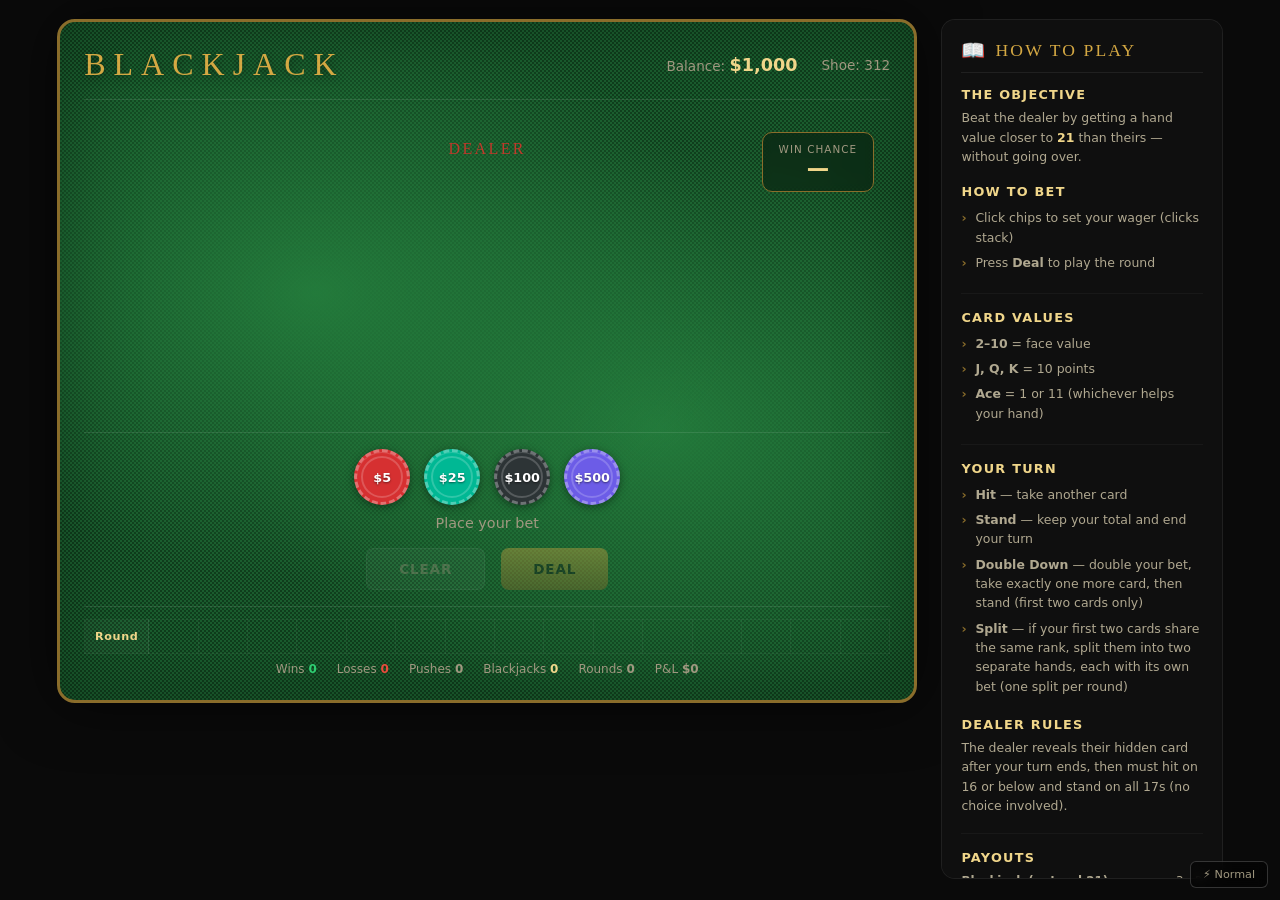
<file: index.html>
<!DOCTYPE html>
<html lang="en">
<head>
<meta charset="UTF-8">
<meta name="viewport" content="width=device-width, initial-scale=1.0">
<title>Blackjack</title>
<link rel="stylesheet" href="css/styles.css">
</head>
<body>

<div class="page-layout">
<div class="game-col">
<div class="table-wrap" role="main">
  <!-- HEADER -->
  <div class="header">
    <h1>BLACKJACK</h1>
    <div class="header-info">
      <span>Balance: <span class="bankroll-val" id="bankrollDisplay">$1,000</span></span>
      <span id="shoeDisplay">Shoe: 312</span>
    </div>
  </div>

  <!-- CARD TABLE -->
  <div class="card-table">
    <div class="odds-badge" id="oddsBadge">
      <span class="odds-label">Win Chance</span>
      <span class="odds-val" id="oddsVal">—</span>
    </div>

    <div class="hand-zone dealer-zone">
      <div class="hand-label dealer-label">Dealer</div>
      <div class="cards-row" id="dealerCards"></div>
      <div class="hand-total" id="dealerTotal"></div>
    </div>

    <div class="player-hands-row" id="playerHandsRow">
      <!-- Player hand-zones injected dynamically -->
    </div>

    <!-- Result Banner -->
    <div class="result-banner" id="resultBanner">
      <div id="resultText"></div>
      <div class="result-payout" id="resultPayout"></div>
    </div>
  </div>

  <!-- PLAYER ACTIONS (hit/stand/double/split) -->
  <div class="player-action-row" id="playerActionRow" style="display:none">
    <button class="btn btn-hit" id="btnHit">Hit</button>
    <button class="btn btn-stand" id="btnStand">Stand</button>
    <button class="btn btn-double" id="btnDouble">Double Down</button>
    <button class="btn btn-split" id="btnSplit">Split</button>
  </div>

  <!-- BETTING AREA -->
  <div class="betting-area">
    <div class="chips-row">
      <button class="chip chip-5" data-chip="5" aria-label="Bet $5">$5</button>
      <button class="chip chip-25" data-chip="25" aria-label="Bet $25">$25</button>
      <button class="chip chip-100" data-chip="100" aria-label="Bet $100">$100</button>
      <button class="chip chip-500" data-chip="500" aria-label="Bet $500">$500</button>
    </div>
    <div class="bet-display" id="betDisplay">Place your bet</div>
    <div class="action-row">
      <button class="btn btn-clear" id="btnClear" disabled>Clear</button>
      <button class="btn btn-rebet" id="btnRebet" style="display:none">Rebet &amp; Deal</button>
      <button class="btn btn-deal" id="btnDeal" disabled>Deal</button>
    </div>
  </div>

  <!-- SCOREBOARD -->
  <div class="scoreboard">
    <div class="history-table-wrap">
      <table class="history-table" id="historyTable">
        <tbody>
          <tr class="history-row result-row">
            <td class="row-label">Round</td>
          </tr>
        </tbody>
      </table>
    </div>
    <div class="stats-row">
      <span class="stat-win">Wins <span class="stat-val" id="statW">0</span></span>
      <span class="stat-loss">Losses <span class="stat-val" id="statL">0</span></span>
      <span class="stat-push">Pushes <span class="stat-val" id="statP">0</span></span>
      <span class="stat-bj">Blackjacks <span class="stat-val" id="statBJ">0</span></span>
      <span>Rounds <span class="stat-val" id="statR">0</span></span>
      <span class="stat-pnl">P&amp;L <span class="stat-val" id="statPnl">$0</span></span>
    </div>
  </div>
</div>
</div><!-- /game-col -->

<!-- RULES PANEL -->
<aside class="rules-panel" id="rulesPanel">
  <button class="rules-close" id="rulesClose" aria-label="Close rules">✕ Close</button>
  <div class="rules-title"><span class="icon">📖</span> How to Play</div>

  <div class="rules-section">
    <h3>The Objective</h3>
    <p>Beat the dealer by getting a hand value closer to <strong style="color:var(--gold-light)">21</strong> than theirs — without going over.</p>
  </div>

  <div class="rules-section">
    <h3>How to Bet</h3>
    <ul>
      <li>Click chips to set your wager (clicks stack)</li>
      <li>Press <strong>Deal</strong> to play the round</li>
    </ul>
  </div>

  <hr class="rules-divider">

  <div class="rules-section">
    <h3>Card Values</h3>
    <ul>
      <li><strong>2–10</strong> = face value</li>
      <li><strong>J, Q, K</strong> = 10 points</li>
      <li><strong>Ace</strong> = 1 or 11 (whichever helps your hand)</li>
    </ul>
  </div>

  <hr class="rules-divider">

  <div class="rules-section">
    <h3>Your Turn</h3>
    <ul>
      <li><strong>Hit</strong> — take another card</li>
      <li><strong>Stand</strong> — keep your total and end your turn</li>
      <li><strong>Double Down</strong> — double your bet, take exactly one more card, then stand (first two cards only)</li>
      <li><strong>Split</strong> — if your first two cards share the same rank, split them into two separate hands, each with its own bet (one split per round)</li>
    </ul>
  </div>

  <div class="rules-section">
    <h3>Dealer Rules</h3>
    <p>The dealer reveals their hidden card after your turn ends, then must hit on 16 or below and stand on all 17s (no choice involved).</p>
  </div>

  <hr class="rules-divider">

  <div class="rules-section">
    <h3>Payouts</h3>
    <div class="payout-row"><span class="bet-label">Blackjack (natural 21)</span><span>3 : 2</span></div>
    <div class="payout-row"><span class="bet-label">Regular win</span><span>1 : 1</span></div>
    <div class="payout-row"><span class="bet-label">Push</span><span>Bet returned</span></div>
    <p style="margin-top:6px">A "natural" blackjack is an Ace + 10-value card on your first two cards (before any split). If the dealer also has blackjack, it's a push.</p>
  </div>

  <hr class="rules-divider">

  <div class="rules-section">
    <h3>Win Chance</h3>
    <p>The corner badge estimates your chance of winning the current hand outright (pushes excluded) by simulating thousands of outcomes from the actual cards left in the shoe. It updates after every card dealt to your active hand.</p>
  </div>

  <hr class="rules-divider">

  <div class="rules-section">
    <h3>Keyboard Shortcuts</h3>
    <ul>
      <li><span class="rules-kbd">D</span> Deal &nbsp; <span class="rules-kbd">C</span> Clear &nbsp; <span class="rules-kbd">R</span> Rebet</li>
      <li><span class="rules-kbd">H</span> Hit &nbsp; <span class="rules-kbd">S</span> Stand &nbsp; <span class="rules-kbd">2</span> Double &nbsp; <span class="rules-kbd">P</span> Split</li>
    </ul>
  </div>
</aside>

</div><!-- /page-layout -->

<!-- OVERLAYS -->
<div class="overlay" id="gameOverOverlay">
  <h2>BANKRUPT</h2>
  <p>Your balance has reached $0.</p>
  <button class="btn-new-game" id="btnNewGame">New Game — $1,000</button>
</div>

<div class="toast" id="toast"></div>

<button class="btn-speed" id="btnSpeed" title="Toggle fast mode">⚡ Normal</button>
<button class="rules-toggle" id="rulesToggle">📖 Rules</button>

<!-- ARIA LIVE -->
<div class="sr-only" aria-live="polite" id="ariaLive"></div>

<script src="js/constants.js"></script>
<script src="js/shoe.js"></script>
<script src="js/hand.js"></script>
<script src="js/odds.js"></script>
<script src="js/audio.js"></script>
<script src="js/ui.js"></script>
<script src="js/game.js"></script>
<script src="js/main.js"></script>
</body>
</html>
</file>
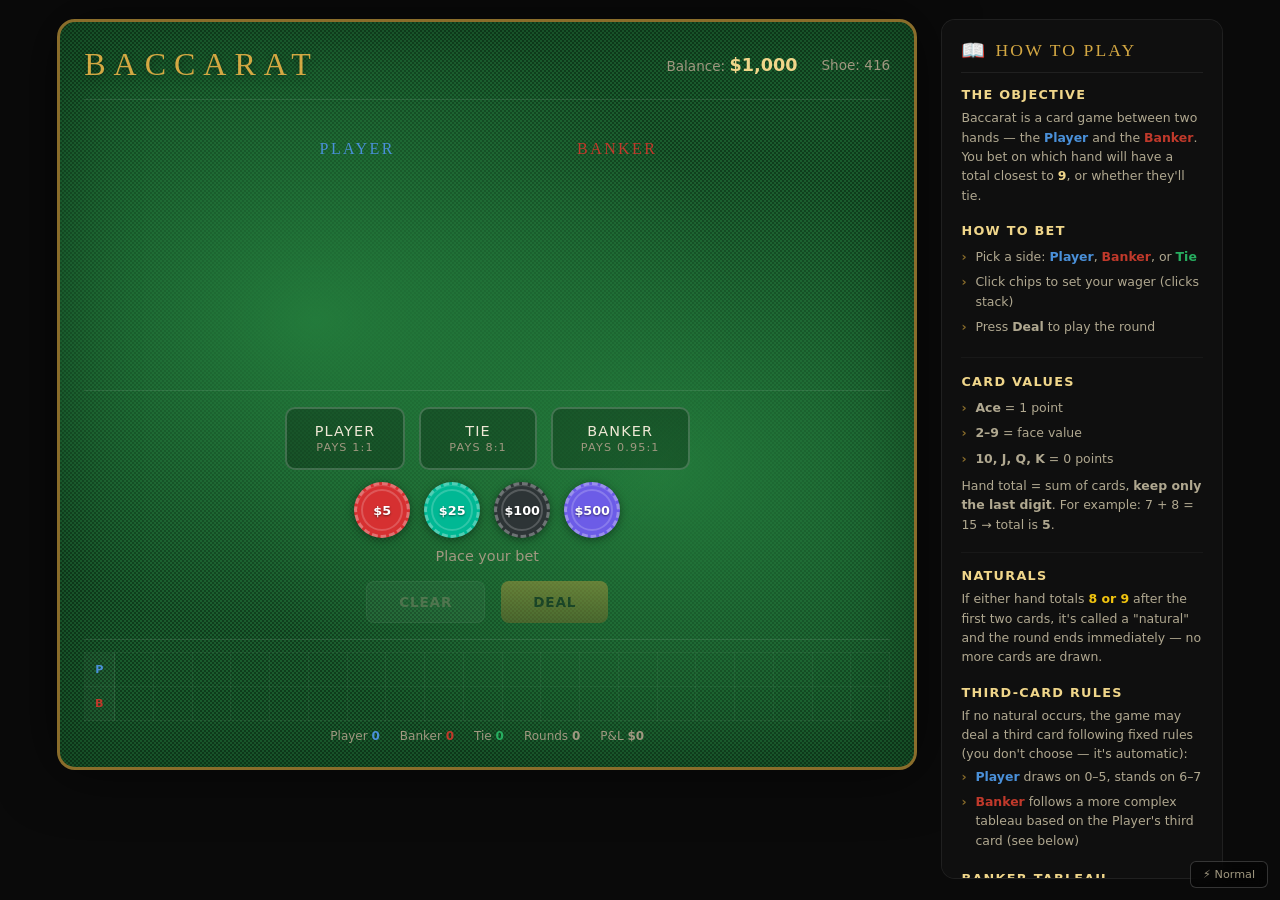
<file: baccarat-reference/baccarat.html>
<!DOCTYPE html>
<html lang="en">
<head>
<meta charset="UTF-8">
<meta name="viewport" content="width=device-width, initial-scale=1.0">
<title>Baccarat — Punto Banco</title>
<style>
/* ===== RESET & ROOT ===== */
*,*::before,*::after{box-sizing:border-box;margin:0;padding:0}
:root{
  --felt-green:#1a5c2e;
  --felt-dark:#0f3d1c;
  --felt-light:#237a3b;
  --gold:#d4a843;
  --gold-light:#f0d68a;
  --gold-dim:#8a6d2b;
  --card-white:#f5f1eb;
  --card-shadow:rgba(0,0,0,.45);
  --text-light:#eee8d5;
  --text-dim:#a09880;
  --player-blue:#4a90d9;
  --player-blue-glow:#4a90d966;
  --banker-red:#c0392b;
  --banker-red-glow:#c0392b66;
  --tie-green:#27ae60;
  --tie-green-glow:#27ae6066;
  --win-glow:#f1c40f;
  --chip-5:#d63031;
  --chip-25:#00b894;
  --chip-100:#2d3436;
  --chip-500:#6c5ce7;
  --bg-dark:#0a0a0a;
  --card-w:clamp(60px,11vw,88px);
  --card-h:clamp(88px,16vw,130px);
  --card-radius:6px;
  --anim-speed:4;
}
html{height:100%}
body{
  min-height:100%;display:flex;flex-direction:column;align-items:center;
  font-family:"Segoe UI",system-ui,-apple-system,sans-serif;
  background:var(--bg-dark);color:var(--text-light);
  overflow-x:hidden;
}
.page-layout{
  display:flex;gap:clamp(12px,2vw,24px);
  width:100%;max-width:1280px;
  padding:clamp(8px,1.5vw,20px);
  align-items:flex-start;
  justify-content:center;
}
.game-col{flex:1 1 0;min-width:0;max-width:860px}
button{font-family:inherit;cursor:pointer;border:none;outline:none;background:none;color:inherit}
button:disabled{opacity:.4;cursor:not-allowed}

/* ===== FELT TABLE ===== */
.table-wrap{
  width:100%;max-width:860px;
  background:
    radial-gradient(ellipse at 30% 40%,var(--felt-light) 0%,transparent 50%),
    radial-gradient(ellipse at 70% 60%,var(--felt-light) 0%,transparent 50%),
    repeating-conic-gradient(var(--felt-green) 0% 25%,var(--felt-dark) 0% 50%) 0 0/4px 4px,
    var(--felt-green);
  border:3px solid var(--gold-dim);
  border-radius:18px;
  padding:clamp(12px,2vw,24px);
  position:relative;
  box-shadow:0 0 60px rgba(0,0,0,.6),inset 0 0 80px rgba(0,0,0,.25);
}

/* ===== HEADER ===== */
.header{
  display:flex;justify-content:space-between;align-items:center;flex-wrap:wrap;gap:8px;
  padding-bottom:clamp(8px,1.5vw,16px);
  border-bottom:1px solid #ffffff18;
  margin-bottom:clamp(8px,1.5vw,16px);
}
.header h1{
  font-family:Georgia,"Times New Roman",serif;
  font-size:clamp(1.3rem,3.5vw,2rem);
  letter-spacing:.25em;
  color:var(--gold);
  text-shadow:0 2px 8px rgba(0,0,0,.5);
  font-weight:400;
}
.header-info{display:flex;gap:clamp(10px,2vw,24px);align-items:center;flex-wrap:wrap}
.header-info span{font-size:clamp(.7rem,1.6vw,.85rem);color:var(--text-dim)}
.bankroll-val{color:var(--gold-light)!important;font-weight:700;font-size:clamp(.85rem,2vw,1.1rem)!important}

/* ===== CARD TABLE ===== */
.card-table{
  display:flex;justify-content:center;gap:clamp(16px,5vw,60px);
  padding:clamp(10px,2vw,24px) 0;
  min-height:clamp(160px,28vw,240px);
  position:relative;
}
.hand-zone{text-align:center;min-width:clamp(120px,22vw,200px)}
.hand-label{
  font-family:Georgia,"Times New Roman",serif;
  font-size:clamp(.75rem,1.8vw,1rem);
  text-transform:uppercase;letter-spacing:.15em;
  margin-bottom:8px;font-weight:400;
}
.hand-label.player-label{color:var(--player-blue)}
.hand-label.banker-label{color:var(--banker-red)}
.cards-row{
  display:flex;justify-content:center;gap:clamp(3px,.6vw,6px);
  min-height:var(--card-h);align-items:flex-end;
  perspective:600px;
}
.hand-total{
  margin-top:8px;font-size:clamp(1.1rem,2.5vw,1.6rem);font-weight:700;
  min-height:1.8em;
  transition:opacity .3s;
}
.hand-total.natural{color:var(--win-glow);text-shadow:0 0 10px var(--win-glow)}

/* ===== PLAYING CARD ===== */
.card{
  width:var(--card-w);height:var(--card-h);
  background:var(--card-white);
  border-radius:var(--card-radius);
  box-shadow:1px 2px 8px var(--card-shadow);
  position:relative;
  opacity:0;
  transform:translateY(-40px) rotateY(90deg);
  animation:cardIn calc(.35s * var(--anim-speed)) ease-out forwards;
  font-family:Georgia,"Times New Roman",serif;
  overflow:hidden;
}
@keyframes cardIn{
  0%{opacity:0;transform:translateY(-40px) rotateY(90deg)}
  50%{opacity:1;transform:translateY(0) rotateY(45deg)}
  100%{opacity:1;transform:translateY(0) rotateY(0)}
}
.card .corner{
  position:absolute;
  font-size:clamp(.45rem,1vw,.68rem);line-height:1.05;
  display:flex;flex-direction:column;align-items:center;
  font-weight:700;z-index:1;
}
.card .corner.top{top:clamp(2px,.3vw,4px);left:clamp(2px,.4vw,5px)}
.card .corner.bottom{bottom:clamp(2px,.3vw,4px);right:clamp(2px,.4vw,5px);transform:rotate(180deg)}
.card.red{color:#c0392b}
.card.black{color:#1a1a1a}

.card .card-center{
  position:absolute;top:50%;left:50%;transform:translate(-50%,-50%);
  text-align:center;line-height:1;
}
.card .card-rank{
  font-size:clamp(1.1rem,2.5vw,1.8rem);
  font-weight:800;
}
.card .card-suit{
  font-size:clamp(.7rem,1.4vw,1.1rem);
  margin-top:1px;
}

/* ===== RESULT BANNER ===== */
.result-banner{
  position:absolute;top:50%;left:50%;transform:translate(-50%,-50%) scale(.8);
  padding:clamp(10px,2vw,18px) clamp(20px,4vw,40px);
  border-radius:12px;
  font-family:Georgia,"Times New Roman",serif;
  font-size:clamp(1rem,2.8vw,1.5rem);
  letter-spacing:.08em;
  text-align:center;
  opacity:0;pointer-events:none;
  transition:opacity .4s,transform .4s;
  z-index:10;
  box-shadow:0 4px 30px rgba(0,0,0,.6);
  border:2px solid var(--gold);
  text-shadow:0 1px 4px rgba(0,0,0,.5);
}
.result-banner.show{opacity:1;transform:translate(-50%,-50%) scale(1)}
.result-banner.player-win{background:linear-gradient(135deg,#1a3a5c,#2a5a8c);color:#fff}
.result-banner.banker-win{background:linear-gradient(135deg,#5c1a1a,#8c2a2a);color:#fff}
.result-banner.tie-win{background:linear-gradient(135deg,#1a4c2e,#2a6c3e);color:#fff}
.result-payout{font-size:clamp(.7rem,1.5vw,.9rem);margin-top:4px;color:var(--gold-light)}

/* ===== BETTING AREA ===== */
.betting-area{
  border-top:1px solid #ffffff18;
  margin-top:clamp(8px,1.5vw,16px);
  padding-top:clamp(8px,1.5vw,16px);
}
.bet-targets{display:flex;justify-content:center;gap:clamp(6px,1.5vw,14px);margin-bottom:12px}
.bet-target{
  padding:clamp(8px,1.2vw,14px) clamp(14px,2.5vw,28px);
  border:2px solid #ffffff30;border-radius:10px;
  font-size:clamp(.7rem,1.5vw,.9rem);
  text-transform:uppercase;letter-spacing:.08em;
  transition:all .2s;
  background:#00000040;
  display:flex;flex-direction:column;align-items:center;gap:2px;
}
.bet-target:hover:not(:disabled){border-color:#ffffff60;background:#ffffff15}
.bet-target.selected{
  border-color:var(--gold);background:#ffffff18;
  box-shadow:0 0 16px #ffffff15;
}
.bet-target .payout{font-size:clamp(.55rem,1.1vw,.7rem);color:var(--text-dim)}
.bet-target.player-t.selected{border-color:var(--player-blue);box-shadow:0 0 18px var(--player-blue-glow)}
.bet-target.banker-t.selected{border-color:var(--banker-red);box-shadow:0 0 18px var(--banker-red-glow)}
.bet-target.tie-t.selected{border-color:var(--tie-green);box-shadow:0 0 18px var(--tie-green-glow)}

/* ===== CHIPS ===== */
.chips-row{display:flex;justify-content:center;gap:clamp(8px,1.5vw,14px);margin-bottom:10px;flex-wrap:wrap}
.chip{
  width:clamp(42px,8vw,56px);height:clamp(42px,8vw,56px);
  border-radius:50%;
  display:flex;align-items:center;justify-content:center;
  font-weight:800;font-size:clamp(.6rem,1.3vw,.8rem);
  color:#fff;text-shadow:0 1px 2px rgba(0,0,0,.5);
  border:3px dashed #ffffff50;
  box-shadow:0 2px 8px rgba(0,0,0,.4),inset 0 1px 0 #ffffff25;
  transition:transform .12s;
  position:relative;
}
.chip::after{
  content:"";position:absolute;inset:4px;border-radius:50%;
  border:2px solid #ffffff30;pointer-events:none;
}
.chip:hover:not(:disabled){transform:scale(1.12)}
.chip:active:not(:disabled){transform:scale(.95)}
.chip-5{background:var(--chip-5)}
.chip-25{background:var(--chip-25);color:#fff}
.chip-100{background:var(--chip-100)}
.chip-500{background:var(--chip-500)}

/* ===== BET DISPLAY & ACTIONS ===== */
.bet-display{
  text-align:center;font-size:clamp(.75rem,1.5vw,.9rem);
  margin-bottom:10px;min-height:1.6em;color:var(--text-dim);
}
.bet-display strong{color:var(--gold-light)}
.action-row{display:flex;justify-content:center;gap:clamp(8px,2vw,16px);flex-wrap:wrap}
.btn{
  padding:clamp(8px,1.2vw,12px) clamp(18px,3vw,32px);
  border-radius:8px;font-weight:700;
  font-size:clamp(.7rem,1.4vw,.85rem);
  text-transform:uppercase;letter-spacing:.06em;
  transition:all .15s;
}
.btn-deal{
  background:linear-gradient(to bottom,var(--gold),var(--gold-dim));
  color:#1a1a1a;
}
.btn-deal:hover:not(:disabled){background:linear-gradient(to bottom,var(--gold-light),var(--gold));box-shadow:0 0 16px #d4a84355}
.btn-clear{background:#ffffff18;color:var(--text-dim);border:1px solid #ffffff20}
.btn-clear:hover:not(:disabled){background:#ffffff28;color:var(--text-light)}
.btn-rebet{background:#ffffff10;color:var(--gold);border:1px solid var(--gold-dim)}
.btn-rebet:hover:not(:disabled){background:#ffffff1a;border-color:var(--gold)}
.btn-speed{
  position:fixed;bottom:12px;right:12px;z-index:50;
  background:#00000080;border:1px solid #ffffff30;border-radius:6px;
  padding:6px 12px;font-size:.7rem;color:var(--text-dim);
  backdrop-filter:blur(6px);
}
.btn-speed:hover{color:var(--text-light);border-color:#ffffff50}

/* ===== SCOREBOARD ===== */
.scoreboard{
  border-top:1px solid #ffffff18;
  margin-top:clamp(8px,1.5vw,16px);
  padding-top:clamp(8px,1.5vw,12px);
}
/* ===== HISTORY TABLE ===== */
.history-table-wrap{
  overflow-x:auto;margin-bottom:8px;
  scrollbar-width:thin;scrollbar-color:#ffffff18 transparent;
  -webkit-overflow-scrolling:touch;
}
.history-table-wrap::-webkit-scrollbar{height:4px}
.history-table-wrap::-webkit-scrollbar-thumb{background:#ffffff20;border-radius:3px}
.history-table{
  border-collapse:collapse;
  width:100%;table-layout:fixed;
}
.history-row td{
  text-align:center;
  padding:clamp(3px,.5vw,6px) clamp(2px,.4vw,4px);
  font-size:clamp(.7rem,1.3vw,.85rem);
  font-weight:700;
  border:1px solid #ffffff0a;
  min-width:clamp(24px,3.5vw,34px);
  height:clamp(26px,3.8vw,34px);
  transition:background .3s;
}
.row-label{
  font-size:clamp(.55rem,1vw,.7rem)!important;
  font-weight:600!important;
  letter-spacing:.06em;
  width:clamp(22px,3vw,30px)!important;
  min-width:clamp(22px,3vw,30px)!important;
  background:#ffffff06;
  border-right:1px solid #ffffff15!important;
}
.row-label.player-label{color:var(--player-blue)}
.row-label.banker-label{color:var(--banker-red)}
.history-row .score-cell{
  color:var(--text-dim);
  background:transparent;
}
.history-row .score-cell.winner{
  font-weight:800;
}
.player-row .score-cell.winner{
  color:var(--player-blue);
  background:#4a90d912;
}
.banker-row .score-cell.winner{
  color:var(--banker-red);
  background:#c0392b12;
}
.history-row .score-cell.tie-cell{
  color:var(--tie-green);
  background:#27ae6012;
  font-weight:800;
}
.history-row .score-cell.latest{
  box-shadow:inset 0 0 0 1px var(--gold-dim);
}
.stats-row{
  display:flex;justify-content:center;gap:clamp(8px,2vw,20px);flex-wrap:wrap;
  font-size:clamp(.6rem,1.2vw,.75rem);color:var(--text-dim);
}
.stats-row span{white-space:nowrap}
.stat-val{font-weight:700}
.stat-player .stat-val{color:var(--player-blue)}
.stat-banker .stat-val{color:var(--banker-red)}
.stat-tie .stat-val{color:var(--tie-green)}
.stat-pnl .stat-val.pos{color:#2ecc71}
.stat-pnl .stat-val.neg{color:#e74c3c}

/* ===== GAME OVER OVERLAY ===== */
.overlay{
  position:fixed;inset:0;background:#000000cc;
  display:flex;flex-direction:column;align-items:center;justify-content:center;
  z-index:100;opacity:0;pointer-events:none;transition:opacity .4s;
}
.overlay.show{opacity:1;pointer-events:all}
.overlay h2{
  font-family:Georgia,"Times New Roman",serif;
  font-size:clamp(1.5rem,4vw,2.5rem);color:var(--gold);
  letter-spacing:.15em;margin-bottom:12px;
}
.overlay p{color:var(--text-dim);margin-bottom:24px;font-size:clamp(.8rem,1.8vw,1rem)}
.btn-new-game{
  padding:14px 40px;background:var(--gold);color:#1a1a1a;
  border-radius:10px;font-weight:800;font-size:1rem;
  letter-spacing:.05em;
}
.btn-new-game:hover{background:var(--gold-light)}

/* ===== RESHUFFLE TOAST ===== */
.toast{
  position:fixed;top:20px;left:50%;transform:translateX(-50%) translateY(-80px);
  background:#000000dd;border:1px solid var(--gold-dim);
  padding:10px 28px;border-radius:8px;
  font-size:.85rem;color:var(--gold-light);
  z-index:80;transition:transform .4s ease;
  pointer-events:none;
}
.toast.show{transform:translateX(-50%) translateY(0)}

/* ===== ARIA LIVE ===== */
.sr-only{position:absolute;width:1px;height:1px;overflow:hidden;clip:rect(0,0,0,0);white-space:nowrap}

/* ===== RULES PANEL ===== */
.rules-panel{
  flex:0 0 clamp(260px,22vw,340px);
  background:#0f0f0f;
  border:1px solid #ffffff12;
  border-radius:14px;
  padding:clamp(14px,1.5vw,22px);
  max-height:calc(100vh - 40px);
  overflow-y:auto;
  position:sticky;top:20px;
  scrollbar-width:thin;
  scrollbar-color:#ffffff20 transparent;
}
.rules-panel::-webkit-scrollbar{width:5px}
.rules-panel::-webkit-scrollbar-thumb{background:#ffffff20;border-radius:4px}
.rules-panel::-webkit-scrollbar-track{background:transparent}
.rules-title{
  font-family:Georgia,"Times New Roman",serif;
  font-size:clamp(.9rem,1.5vw,1.1rem);
  color:var(--gold);
  letter-spacing:.12em;
  text-transform:uppercase;
  margin-bottom:14px;
  padding-bottom:10px;
  border-bottom:1px solid #ffffff12;
  display:flex;align-items:center;gap:8px;
}
.rules-title .icon{font-size:1.1em}
.rules-section{margin-bottom:clamp(12px,1.5vw,18px)}
.rules-section h3{
  font-size:clamp(.7rem,1.1vw,.8rem);
  text-transform:uppercase;
  letter-spacing:.1em;
  color:var(--gold-light);
  margin-bottom:6px;
  font-weight:600;
}
.rules-section p, .rules-section li{
  font-size:clamp(.65rem,1vw,.78rem);
  color:#b0a890;
  line-height:1.55;
}
.rules-section ul{
  list-style:none;padding:0;
}
.rules-section li{
  padding:3px 0 3px 14px;
  position:relative;
}
.rules-section li::before{
  content:"›";
  position:absolute;left:0;
  color:var(--gold-dim);font-weight:700;
}
.rules-table{
  width:100%;border-collapse:collapse;
  font-size:clamp(.58rem,.9vw,.7rem);
  margin-top:6px;
}
.rules-table th,.rules-table td{
  padding:3px 5px;
  text-align:center;
  border:1px solid #ffffff10;
}
.rules-table th{
  background:#ffffff08;
  color:var(--gold-light);
  font-weight:600;
  font-size:clamp(.55rem,.85vw,.65rem);
  text-transform:uppercase;
  letter-spacing:.04em;
}
.rules-table td{color:#b0a890}
.rules-table .draw{color:#5dade2}
.rules-table .stand{color:#e67e73}
.rules-divider{
  border:none;border-top:1px solid #ffffff0a;
  margin:clamp(10px,1.2vw,16px) 0;
}
.rules-kbd{
  display:inline-block;
  background:#ffffff12;border:1px solid #ffffff20;
  border-radius:3px;padding:1px 5px;
  font-family:monospace;font-size:.7rem;
  color:var(--text-dim);
}
.payout-row{
  display:flex;justify-content:space-between;
  padding:3px 0;
  font-size:clamp(.62rem,.95vw,.74rem);
  color:#b0a890;
}
.payout-row .bet-label{font-weight:600}
.payout-row .player-c{color:var(--player-blue)}
.payout-row .banker-c{color:var(--banker-red)}
.payout-row .tie-c{color:var(--tie-green)}

/* Mobile rules toggle */
.rules-toggle{
  display:none;
  position:fixed;bottom:12px;left:12px;z-index:50;
  background:#000000cc;border:1px solid var(--gold-dim);border-radius:8px;
  padding:8px 16px;font-size:.75rem;color:var(--gold);
  backdrop-filter:blur(6px);
  letter-spacing:.03em;
}
.rules-toggle:hover{background:#000000ee;border-color:var(--gold)}
.rules-close{display:none}

/* ===== RESPONSIVE ===== */
@media(max-width:480px){
  .bet-targets{flex-direction:row;gap:4px}
  .bet-target{padding:8px 10px}
  .action-row{gap:6px}
  .btn{padding:8px 14px}
}
@media(max-width:920px){
  .page-layout{flex-direction:column;align-items:center}
  .rules-panel{
    position:fixed;
    top:0;left:0;right:0;bottom:0;
    max-height:100vh;
    border-radius:0;
    z-index:90;
    flex:none;width:100%;
    transform:translateY(100%);
    transition:transform .35s ease;
    padding-top:50px;
  }
  .rules-panel.open{transform:translateY(0)}
  .rules-close{
    display:block;
    position:absolute;top:10px;right:14px;
    background:none;border:1px solid #ffffff25;
    border-radius:6px;padding:6px 14px;
    color:var(--text-dim);font-size:.8rem;
    cursor:pointer;
  }
  .rules-close:hover{color:var(--text-light);border-color:#ffffff40}
  .rules-toggle{display:block}
}
</style>
</head>
<body>

<div class="page-layout">
<div class="game-col">
<div class="table-wrap" role="main">
  <!-- HEADER -->
  <div class="header">
    <h1>BACCARAT</h1>
    <div class="header-info">
      <span>Balance: <span class="bankroll-val" id="bankrollDisplay">$1,000</span></span>
      <span id="shoeDisplay">Shoe: 416</span>
    </div>
  </div>

  <!-- CARD TABLE -->
  <div class="card-table">
    <div class="hand-zone">
      <div class="hand-label player-label">Player</div>
      <div class="cards-row" id="playerCards"></div>
      <div class="hand-total" id="playerTotal"></div>
    </div>
    <div class="hand-zone">
      <div class="hand-label banker-label">Banker</div>
      <div class="cards-row" id="bankerCards"></div>
      <div class="hand-total" id="bankerTotal"></div>
    </div>
    <!-- Result Banner -->
    <div class="result-banner" id="resultBanner">
      <div id="resultText"></div>
      <div class="result-payout" id="resultPayout"></div>
    </div>
  </div>

  <!-- BETTING AREA -->
  <div class="betting-area">
    <div class="bet-targets">
      <button class="bet-target player-t" data-target="player" id="btnPlayer">PLAYER<span class="payout">Pays 1:1</span></button>
      <button class="bet-target tie-t" data-target="tie" id="btnTie">TIE<span class="payout">Pays 8:1</span></button>
      <button class="bet-target banker-t" data-target="banker" id="btnBanker">BANKER<span class="payout">Pays 0.95:1</span></button>
    </div>
    <div class="chips-row">
      <button class="chip chip-5" data-chip="5" aria-label="Bet $5">$5</button>
      <button class="chip chip-25" data-chip="25" aria-label="Bet $25">$25</button>
      <button class="chip chip-100" data-chip="100" aria-label="Bet $100">$100</button>
      <button class="chip chip-500" data-chip="500" aria-label="Bet $500">$500</button>
    </div>
    <div class="bet-display" id="betDisplay">Place your bet</div>
    <div class="action-row">
      <button class="btn btn-clear" id="btnClear" disabled>Clear</button>
      <button class="btn btn-rebet" id="btnRebet" style="display:none">Rebet &amp; Deal</button>
      <button class="btn btn-deal" id="btnDeal" disabled>Deal</button>
    </div>
  </div>

  <!-- SCOREBOARD -->
  <div class="scoreboard">
    <div class="history-table-wrap">
      <table class="history-table" id="historyTable">
        <tbody>
          <tr class="history-row player-row">
            <td class="row-label player-label">P</td>
          </tr>
          <tr class="history-row banker-row">
            <td class="row-label banker-label">B</td>
          </tr>
        </tbody>
      </table>
    </div>
    <div class="stats-row">
      <span class="stat-player">Player <span class="stat-val" id="statP">0</span></span>
      <span class="stat-banker">Banker <span class="stat-val" id="statB">0</span></span>
      <span class="stat-tie">Tie <span class="stat-val" id="statT">0</span></span>
      <span>Rounds <span class="stat-val" id="statR">0</span></span>
      <span class="stat-pnl">P&L <span class="stat-val" id="statPnl">$0</span></span>
    </div>
  </div>
</div>
</div><!-- /game-col -->

<!-- RULES PANEL -->
<aside class="rules-panel" id="rulesPanel">
  <button class="rules-close" id="rulesClose" aria-label="Close rules">✕ Close</button>
  <div class="rules-title"><span class="icon">📖</span> How to Play</div>

  <div class="rules-section">
    <h3>The Objective</h3>
    <p>Baccarat is a card game between two hands — the <strong style="color:var(--player-blue)">Player</strong> and the <strong style="color:var(--banker-red)">Banker</strong>. You bet on which hand will have a total closest to <strong style="color:var(--gold-light)">9</strong>, or whether they'll tie.</p>
  </div>

  <div class="rules-section">
    <h3>How to Bet</h3>
    <ul>
      <li>Pick a side: <strong style="color:var(--player-blue)">Player</strong>, <strong style="color:var(--banker-red)">Banker</strong>, or <strong style="color:var(--tie-green)">Tie</strong></li>
      <li>Click chips to set your wager (clicks stack)</li>
      <li>Press <strong>Deal</strong> to play the round</li>
    </ul>
  </div>

  <hr class="rules-divider">

  <div class="rules-section">
    <h3>Card Values</h3>
    <ul>
      <li><strong>Ace</strong> = 1 point</li>
      <li><strong>2–9</strong> = face value</li>
      <li><strong>10, J, Q, K</strong> = 0 points</li>
    </ul>
    <p style="margin-top:5px">Hand total = sum of cards, <strong>keep only the last digit</strong>. For example: 7 + 8 = 15 → total is <strong>5</strong>.</p>
  </div>

  <hr class="rules-divider">

  <div class="rules-section">
    <h3>Naturals</h3>
    <p>If either hand totals <strong style="color:var(--win-glow)">8 or 9</strong> after the first two cards, it's called a "natural" and the round ends immediately — no more cards are drawn.</p>
  </div>

  <div class="rules-section">
    <h3>Third-Card Rules</h3>
    <p>If no natural occurs, the game may deal a third card following fixed rules (you don't choose — it's automatic):</p>
    <ul>
      <li><strong style="color:var(--player-blue)">Player</strong> draws on 0–5, stands on 6–7</li>
      <li><strong style="color:var(--banker-red)">Banker</strong> follows a more complex tableau based on the Player's third card (see below)</li>
    </ul>
  </div>

  <div class="rules-section">
    <h3>Banker Tableau</h3>
    <p style="margin-bottom:5px;font-size:.65rem;color:#887a66">When Player drew a 3rd card, Banker acts based on that card's value:</p>
    <table class="rules-table">
      <thead>
        <tr><th>Bank</th><th>0</th><th>1</th><th>2</th><th>3</th><th>4</th><th>5</th><th>6</th><th>7</th><th>8</th><th>9</th></tr>
      </thead>
      <tbody>
        <tr><td><strong>0–2</strong></td><td class="draw">D</td><td class="draw">D</td><td class="draw">D</td><td class="draw">D</td><td class="draw">D</td><td class="draw">D</td><td class="draw">D</td><td class="draw">D</td><td class="draw">D</td><td class="draw">D</td></tr>
        <tr><td><strong>3</strong></td><td class="draw">D</td><td class="draw">D</td><td class="draw">D</td><td class="draw">D</td><td class="draw">D</td><td class="draw">D</td><td class="draw">D</td><td class="draw">D</td><td class="stand">S</td><td class="draw">D</td></tr>
        <tr><td><strong>4</strong></td><td class="stand">S</td><td class="stand">S</td><td class="draw">D</td><td class="draw">D</td><td class="draw">D</td><td class="draw">D</td><td class="draw">D</td><td class="draw">D</td><td class="stand">S</td><td class="stand">S</td></tr>
        <tr><td><strong>5</strong></td><td class="stand">S</td><td class="stand">S</td><td class="stand">S</td><td class="stand">S</td><td class="draw">D</td><td class="draw">D</td><td class="draw">D</td><td class="draw">D</td><td class="stand">S</td><td class="stand">S</td></tr>
        <tr><td><strong>6</strong></td><td class="stand">S</td><td class="stand">S</td><td class="stand">S</td><td class="stand">S</td><td class="stand">S</td><td class="stand">S</td><td class="draw">D</td><td class="draw">D</td><td class="stand">S</td><td class="stand">S</td></tr>
        <tr><td><strong>7</strong></td><td class="stand">S</td><td class="stand">S</td><td class="stand">S</td><td class="stand">S</td><td class="stand">S</td><td class="stand">S</td><td class="stand">S</td><td class="stand">S</td><td class="stand">S</td><td class="stand">S</td></tr>
      </tbody>
    </table>
    <p style="margin-top:4px;font-size:.6rem;color:#776a58"><span class="draw">D</span> = Draw &nbsp; <span class="stand">S</span> = Stand &nbsp;|&nbsp; If Player stood, Banker draws on 0–5.</p>
  </div>

  <hr class="rules-divider">

  <div class="rules-section">
    <h3>Payouts</h3>
    <div class="payout-row"><span class="bet-label player-c">Player wins</span><span>1 : 1</span></div>
    <div class="payout-row"><span class="bet-label banker-c">Banker wins</span><span>0.95 : 1 <span style="font-size:.6rem;color:#887a66">(5% commission)</span></span></div>
    <div class="payout-row"><span class="bet-label tie-c">Tie</span><span>8 : 1</span></div>
    <p style="margin-top:6px">On a tie, Player and Banker bets <strong>push</strong> (returned, no win or loss). Tie bets lose on non-tie outcomes.</p>
  </div>

  <hr class="rules-divider">

  <div class="rules-section">
    <h3>House Edge</h3>
    <div class="payout-row"><span>Banker bet</span><span>1.06%</span></div>
    <div class="payout-row"><span>Player bet</span><span>1.24%</span></div>
    <div class="payout-row"><span>Tie bet</span><span>14.4%</span></div>
    <p style="margin-top:4px;font-size:.62rem;color:#776a58">Banker has the best odds. Tie pays well but has a very high house edge.</p>
  </div>

  <hr class="rules-divider">

  <div class="rules-section">
    <h3>Keyboard Shortcuts</h3>
    <ul>
      <li><span class="rules-kbd">1</span> Player &nbsp; <span class="rules-kbd">2</span> Tie &nbsp; <span class="rules-kbd">3</span> Banker</li>
      <li><span class="rules-kbd">D</span> Deal &nbsp; <span class="rules-kbd">C</span> Clear &nbsp; <span class="rules-kbd">R</span> Rebet</li>
    </ul>
  </div>
</aside>

</div><!-- /page-layout -->

<!-- OVERLAYS -->
<div class="overlay" id="gameOverOverlay">
  <h2>BANKRUPT</h2>
  <p>Your balance has reached $0.</p>
  <button class="btn-new-game" id="btnNewGame">New Game — $1,000</button>
</div>

<div class="toast" id="toast"></div>

<button class="btn-speed" id="btnSpeed" title="Toggle fast mode">⚡ Normal</button>
<button class="rules-toggle" id="rulesToggle">📖 Rules</button>

<!-- ARIA LIVE -->
<div class="sr-only" aria-live="polite" id="ariaLive"></div>

<script>
/* ======================================================================
   BACCARAT — PUNTO BANCO  (Single-file, zero dependencies)
   ====================================================================== */

// ─── CONSTANTS ───
const SUITS = ['hearts','diamonds','clubs','spades'];
const RANKS = ['A','2','3','4','5','6','7','8','9','10','J','Q','K'];
const SUIT_SYM = {hearts:'♥',diamonds:'♦',clubs:'♣',spades:'♠'};
const RANK_VAL = {A:1,'2':2,'3':3,'4':4,'5':5,'6':6,'7':7,'8':8,'9':9,'10':0,J:0,Q:0,K:0};
const NUM_DECKS = 8;
const CUT_CARD = 104; // reshuffle when ≤ this many cards left
const START_BANKROLL = 1000;
const MIN_BET = 5;

// Banker third-card tableau: bankerTotal → set of player 3rd card values that cause banker to STAND
// If player's 3rd card value is in this set, banker stands; otherwise draws.
const BANKER_STAND_ON = {
  0: new Set(),          // always draw
  1: new Set(),          // always draw
  2: new Set(),          // always draw
  3: new Set([8]),       // stand only if player 3rd = 8
  4: new Set([0,1,8,9]), // stand if player 3rd = 0,1,8,9
  5: new Set([0,1,2,3,8,9]),
  6: new Set([0,1,2,3,4,5,8,9]),
  7: new Set([0,1,2,3,4,5,6,7,8,9]) // always stand
};

// ─── AUDIO (Web Audio API — tiny synth) ───
let audioCtx = null;
function initAudio(){
  if(!audioCtx) try{audioCtx = new (window.AudioContext||window.webkitAudioContext)()}catch(e){}
}
function playTone(freq, dur, type='sine', vol=0.08){
  if(!audioCtx) return;
  try{
    const o = audioCtx.createOscillator();
    const g = audioCtx.createGain();
    o.type = type;
    o.frequency.value = freq;
    g.gain.value = vol;
    g.gain.exponentialRampToValueAtTime(0.001, audioCtx.currentTime + dur);
    o.connect(g); g.connect(audioCtx.destination);
    o.start(); o.stop(audioCtx.currentTime + dur);
  }catch(e){}
}
function sndCard(){playTone(800,.06,'triangle',.1)}
function sndChip(){playTone(1200,.04,'sine',.06)}
function sndWin(){playTone(523,.1,'sine',.1);setTimeout(()=>playTone(659,.1,'sine',.1),100);setTimeout(()=>playTone(784,.15,'sine',.1),200)}
function sndLose(){playTone(250,.2,'sawtooth',.06)}
function sndPush(){playTone(440,.12,'triangle',.06)}

// ─── STATE ───
let state = {
  bankroll: START_BANKROLL,
  bet: {target:null, amount:0},
  prevBet: null,
  shoe: [],
  playerHand: [],
  bankerHand: [],
  phase: 'betting', // betting | dealing | result
  history: [],
  stats: {p:0, b:0, t:0, rounds:0, pnl:0},
  fastMode: false,
};

// ─── DOM REFS ───
const $ = id => document.getElementById(id);
const bankrollEl = $('bankrollDisplay');
const shoeEl = $('shoeDisplay');
const playerCardsEl = $('playerCards');
const bankerCardsEl = $('bankerCards');
const playerTotalEl = $('playerTotal');
const bankerTotalEl = $('bankerTotal');
const resultBanner = $('resultBanner');
const resultText = $('resultText');
const resultPayout = $('resultPayout');
const betDisplay = $('betDisplay');
const btnDeal = $('btnDeal');
const btnClear = $('btnClear');
const btnRebet = $('btnRebet');
const btnPlayer = $('btnPlayer');
const btnTie = $('btnTie');
const btnBanker = $('btnBanker');
// beadRoad removed — now using history table
const overlay = $('gameOverOverlay');
const toastEl = $('toast');
const ariaLive = $('ariaLive');
const btnSpeed = $('btnSpeed');

// ─── SHOE ───
function createShoe(){
  const shoe = [];
  for(let d=0;d<NUM_DECKS;d++)
    for(const s of SUITS)
      for(const r of RANKS)
        shoe.push({suit:s, rank:r, value:RANK_VAL[r]});
  // Fisher-Yates shuffle
  for(let i=shoe.length-1;i>0;i--){
    const j=Math.floor(Math.random()*(i+1));
    [shoe[i],shoe[j]]=[shoe[j],shoe[i]];
  }
  return shoe;
}
function drawCard(){
  if(state.shoe.length===0) state.shoe = createShoe();
  return state.shoe.pop();
}

// ─── HAND HELPERS ───
function handTotal(cards){
  return cards.reduce((s,c)=>s+c.value,0) % 10;
}

// ─── RENDER HELPERS ───
function formatMoney(n){
  const sign = n<0 ? '-' : n>0 ? '+' : '';
  return (n<0?'-':'') + '$' + Math.abs(n).toLocaleString();
}
function formatBankroll(n){
  return '$' + n.toLocaleString();
}

function renderCard(card, delayMs){
  const isRed = card.suit==='hearts'||card.suit==='diamonds';
  const sym = SUIT_SYM[card.suit];
  const el = document.createElement('div');
  el.className = 'card ' + (isRed?'red':'black');
  el.style.animationDelay = delayMs + 'ms';
  el.setAttribute('aria-label', card.rank + ' of ' + card.suit);
  el.innerHTML =
    `<div class="corner top">${card.rank}<br>${sym}</div>`+
    `<div class="card-center"><div class="card-rank">${card.rank}</div><div class="card-suit">${sym}</div></div>`+
    `<div class="corner bottom">${card.rank}<br>${sym}</div>`;
  return el;
}

function updateBankroll(){
  bankrollEl.textContent = formatBankroll(state.bankroll);
}
function updateShoe(){
  shoeEl.textContent = 'Shoe: ' + state.shoe.length;
}
function updateBetDisplay(){
  if(!state.bet.target || state.bet.amount===0){
    betDisplay.innerHTML = 'Place your bet';
  } else {
    const label = state.bet.target.charAt(0).toUpperCase()+state.bet.target.slice(1);
    betDisplay.innerHTML = `Bet: <strong>${formatBankroll(state.bet.amount)}</strong> on <strong>${label}</strong>`;
  }
}
function updateStats(){
  $('statP').textContent = state.stats.p;
  $('statB').textContent = state.stats.b;
  $('statT').textContent = state.stats.t;
  $('statR').textContent = state.stats.rounds;
  const pnlEl = $('statPnl');
  pnlEl.textContent = formatMoney(state.stats.pnl);
  pnlEl.className = 'stat-val' + (state.stats.pnl>0?' pos':state.stats.pnl<0?' neg':'');
}
function renderHistory(){
  const table = $('historyTable');
  const pRow = table.rows[0];
  const bRow = table.rows[1];
  // Keep only the label cells
  while(pRow.cells.length > 1) pRow.deleteCell(1);
  while(bRow.cells.length > 1) bRow.deleteCell(1);

  const recent = state.history.slice(-20);
  const total = Math.max(recent.length, 20); // always show 20 columns

  for(let i=0; i<total; i++){
    const pCell = pRow.insertCell();
    const bCell = bRow.insertCell();
    pCell.className = 'score-cell';
    bCell.className = 'score-cell';

    if(i < recent.length){
      const h = recent[i];
      pCell.textContent = h.p;
      bCell.textContent = h.b;

      if(h.outcome === 'T'){
        pCell.classList.add('tie-cell');
        bCell.classList.add('tie-cell');
      } else if(h.outcome === 'P'){
        pCell.classList.add('winner');
      } else {
        bCell.classList.add('winner');
      }
      // Mark the latest round
      if(i === recent.length - 1){
        pCell.classList.add('latest');
        bCell.classList.add('latest');
      }
    }
  }

  // Auto-scroll to the right to show latest
  const wrap = table.closest('.history-table-wrap');
  if(wrap) wrap.scrollLeft = wrap.scrollWidth;
}

function clearTable(){
  playerCardsEl.innerHTML='';
  bankerCardsEl.innerHTML='';
  playerTotalEl.textContent='';
  bankerTotalEl.textContent='';
  playerTotalEl.classList.remove('natural');
  bankerTotalEl.classList.remove('natural');
  resultBanner.classList.remove('show','player-win','banker-win','tie-win');
}

function setPhase(p){
  state.phase = p;
  const betting = p==='betting';
  // Enable/disable bet controls
  document.querySelectorAll('.bet-target, .chip').forEach(b=>b.disabled=!betting);
  btnClear.disabled = !betting || state.bet.amount===0;
  btnDeal.disabled = !betting || state.bet.amount < MIN_BET || !state.bet.target;
  if(state.prevBet && betting){
    btnRebet.style.display='';
    btnRebet.disabled = state.prevBet.amount > state.bankroll;
  } else {
    btnRebet.style.display = betting && state.prevBet ? '' : 'none';
    if(!betting) btnRebet.disabled = true;
  }
}

// ─── TIMING HELPER ───
function delay(ms){
  return new Promise(r => setTimeout(r, ms * (state.fastMode ? 2 : 4)));
}

// ─── TOAST ───
function showToast(msg, dur=2000){
  toastEl.textContent=msg;
  toastEl.classList.add('show');
  setTimeout(()=>toastEl.classList.remove('show'), dur);
}

// ─── GAME LOGIC ───
async function dealRound(){
  initAudio();
  clearTable();
  setPhase('dealing');

  state.playerHand = [];
  state.bankerHand = [];

  const t = 350;

  // Deal 4 cards alternating
  const p1 = drawCard(); state.playerHand.push(p1);
  playerCardsEl.appendChild(renderCard(p1, 0)); sndCard();
  await delay(t);

  const b1 = drawCard(); state.bankerHand.push(b1);
  bankerCardsEl.appendChild(renderCard(b1, 0)); sndCard();
  await delay(t);

  const p2 = drawCard(); state.playerHand.push(p2);
  playerCardsEl.appendChild(renderCard(p2, 0)); sndCard();
  await delay(t);

  const b2 = drawCard(); state.bankerHand.push(b2);
  bankerCardsEl.appendChild(renderCard(b2, 0)); sndCard();
  await delay(t);

  let pTotal = handTotal(state.playerHand);
  let bTotal = handTotal(state.bankerHand);
  playerTotalEl.textContent = pTotal;
  bankerTotalEl.textContent = bTotal;

  updateShoe();

  // Check naturals
  const natural = pTotal>=8 || bTotal>=8;
  if(natural){
    if(pTotal>=8) playerTotalEl.classList.add('natural');
    if(bTotal>=8) bankerTotalEl.classList.add('natural');
    await delay(500);
    resolveRound(natural);
    return;
  }

  // Player third card rule
  let playerDrew = false;
  let playerThirdValue = null;
  if(pTotal <= 5){
    await delay(400);
    const p3 = drawCard(); state.playerHand.push(p3);
    playerCardsEl.appendChild(renderCard(p3, 0)); sndCard();
    playerDrew = true;
    playerThirdValue = p3.value;
    pTotal = handTotal(state.playerHand);
    playerTotalEl.textContent = pTotal;
    await delay(t);
  }

  // Banker third card rule
  bTotal = handTotal(state.bankerHand);
  let bankerDraws = false;
  if(!playerDrew){
    // Player stood — banker draws on 0-5, stands 6-7
    bankerDraws = bTotal <= 5;
  } else {
    // Use tableau
    if(bTotal <= 2){
      bankerDraws = true;
    } else if(bTotal >= 7){
      bankerDraws = false;
    } else {
      // bTotal 3-6: check if player's 3rd card is NOT in the stand set
      bankerDraws = !BANKER_STAND_ON[bTotal].has(playerThirdValue);
    }
  }

  if(bankerDraws){
    await delay(400);
    const b3 = drawCard(); state.bankerHand.push(b3);
    bankerCardsEl.appendChild(renderCard(b3, 0)); sndCard();
    bTotal = handTotal(state.bankerHand);
    bankerTotalEl.textContent = bTotal;
    await delay(t);
  }

  updateShoe();
  await delay(300);
  resolveRound(false);
}

function resolveRound(natural){
  const pTotal = handTotal(state.playerHand);
  const bTotal = handTotal(state.bankerHand);

  let outcome; // 'P','B','T'
  if(pTotal > bTotal) outcome = 'P';
  else if(bTotal > pTotal) outcome = 'B';
  else outcome = 'T';

  // Calculate payout
  // NOTE: the bet amount was ALREADY deducted from bankroll when Deal was clicked.
  // So `net` here is the amount to ADD BACK:
  //   Win  → return stake + winnings
  //   Push → return stake (net = bet.amount, so bankroll restored)
  //   Lose → return nothing (net = 0, stake already gone)
  let net = 0;
  let payoutText = '';
  const bet = state.bet;

  if(outcome === 'T'){
    if(bet.target === 'tie'){
      // Win: return stake + 8× winnings
      net = bet.amount + bet.amount * 8;
      payoutText = '+' + formatBankroll(bet.amount * 8) + ' (8:1)';
    } else {
      // Push: return stake
      net = bet.amount;
      payoutText = 'Push — bet returned';
    }
  } else if(outcome === 'P'){
    if(bet.target === 'player'){
      // Win: return stake + 1:1 winnings
      net = bet.amount * 2;
      payoutText = '+' + formatBankroll(bet.amount);
    } else {
      // Lose: stake already gone
      net = 0;
      payoutText = '-' + formatBankroll(bet.amount);
    }
  } else { // B
    if(bet.target === 'banker'){
      // Win: return stake + winnings minus 5% commission
      const commission = Math.ceil(bet.amount * 0.05);
      const winnings = bet.amount - commission;
      net = bet.amount + winnings;
      payoutText = '+' + formatBankroll(winnings) + ' (-' + formatBankroll(commission) + ' comm.)';
    } else {
      // Lose: stake already gone
      net = 0;
      payoutText = '-' + formatBankroll(bet.amount);
    }
  }

  state.bankroll += net;
  // Track P&L as profit only (net minus the returned stake)
  const profit = net - bet.amount;
  state.stats.pnl += profit;

  // Update stats
  if(outcome==='P') state.stats.p++;
  else if(outcome==='B') state.stats.b++;
  else state.stats.t++;
  state.stats.rounds++;
  state.history.push({outcome, p:pTotal, b:bTotal});

  // Show result
  const natLabel = natural ? 'NATURAL ' + Math.max(pTotal,bTotal) + ' — ' : '';
  let resultClass, resultLabel;
  if(outcome==='P'){
    resultClass='player-win';
    resultLabel=natLabel+'PLAYER WINS';
  } else if(outcome==='B'){
    resultClass='banker-win';
    resultLabel=natLabel+'BANKER WINS';
  } else {
    resultClass='tie-win';
    resultLabel=natLabel+'TIE';
  }

  resultBanner.className = 'result-banner ' + resultClass;
  resultText.textContent = resultLabel;
  resultPayout.textContent = payoutText;
  setTimeout(()=>resultBanner.classList.add('show'), 50);

  // Sound
  if(profit>0) sndWin();
  else if(profit<0) sndLose();
  else sndPush();

  // Aria
  ariaLive.textContent = resultLabel + '. ' + payoutText;

  // Save previous bet
  state.prevBet = {target:bet.target, amount:bet.amount};

  // Update UI
  updateBankroll();
  updateStats();
  renderHistory();

  // Reset bet
  state.bet = {target:null, amount:0};
  document.querySelectorAll('.bet-target').forEach(b=>b.classList.remove('selected'));
  updateBetDisplay();

  // Check shoe reshuffle
  if(state.shoe.length <= CUT_CARD){
    setTimeout(()=>{
      state.shoe = createShoe();
      updateShoe();
      showToast('♠ Shoe reshuffled ♠');
    }, 2000);
  }

  // Check bankrupt
  if(state.bankroll <= 0){
    setTimeout(()=>{
      overlay.classList.add('show');
    }, 1500);
  }

  // Back to betting after a short pause to read the result
  setTimeout(()=>{
    setPhase('betting');
  }, 1500);
}

// ─── EVENT HANDLERS ───

// Bet target selection
document.querySelectorAll('.bet-target').forEach(btn=>{
  btn.addEventListener('click', ()=>{
    if(state.phase!=='betting') return;
    const target = btn.dataset.target;
    // If switching target, reset amount
    if(state.bet.target !== target){
      state.bet.amount = 0;
    }
    state.bet.target = target;
    document.querySelectorAll('.bet-target').forEach(b=>b.classList.remove('selected'));
    btn.classList.add('selected');
    sndChip();
    updateBetDisplay();
    setPhase('betting');
    // Dismiss result banner if showing
    resultBanner.classList.remove('show');
  });
});

// Chip clicks
document.querySelectorAll('.chip').forEach(btn=>{
  btn.addEventListener('click', ()=>{
    if(state.phase!=='betting') return;
    const val = parseInt(btn.dataset.chip);
    if(!state.bet.target){
      showToast('Select Player, Tie, or Banker first');
      return;
    }
    if(state.bet.amount + val > state.bankroll){
      // Try to add what we can
      const canAdd = state.bankroll - state.bet.amount;
      if(canAdd >= MIN_BET){
        state.bet.amount = state.bankroll;
      } else {
        showToast('Insufficient balance');
        return;
      }
    } else {
      state.bet.amount += val;
    }
    sndChip();
    updateBetDisplay();
    setPhase('betting');
    resultBanner.classList.remove('show');
  });
});

// Clear bet
btnClear.addEventListener('click', ()=>{
  state.bet = {target:null, amount:0};
  document.querySelectorAll('.bet-target').forEach(b=>b.classList.remove('selected'));
  updateBetDisplay();
  setPhase('betting');
});

// Deal
btnDeal.addEventListener('click', ()=>{
  if(state.phase!=='betting' || state.bet.amount < MIN_BET || !state.bet.target) return;
  initAudio();
  state.bankroll -= state.bet.amount;
  updateBankroll();
  dealRound();
});

// Rebet & Deal
btnRebet.addEventListener('click', ()=>{
  if(state.phase!=='betting' || !state.prevBet) return;
  const rb = state.prevBet;
  const amt = Math.min(rb.amount, state.bankroll);
  if(amt < MIN_BET){
    showToast('Insufficient balance to rebet');
    return;
  }
  state.bet = {target:rb.target, amount:amt};
  // Highlight target
  document.querySelectorAll('.bet-target').forEach(b=>{
    b.classList.toggle('selected', b.dataset.target===rb.target);
  });
  updateBetDisplay();
  initAudio();
  state.bankroll -= amt;
  updateBankroll();
  dealRound();
});

// New game
$('btnNewGame').addEventListener('click', ()=>{
  state.bankroll = START_BANKROLL;
  state.bet = {target:null, amount:0};
  state.prevBet = null;
  state.history = [];
  state.stats = {p:0,b:0,t:0,rounds:0,pnl:0};
  state.shoe = createShoe();
  overlay.classList.remove('show');
  clearTable();
  updateBankroll();
  updateShoe();
  updateBetDisplay();
  updateStats();
  renderHistory();
  document.querySelectorAll('.bet-target').forEach(b=>b.classList.remove('selected'));
  setPhase('betting');
});

// Speed toggle
btnSpeed.addEventListener('click', ()=>{
  state.fastMode = !state.fastMode;
  btnSpeed.textContent = state.fastMode ? '⚡ Fast' : '⚡ Normal';
  document.documentElement.style.setProperty('--anim-speed', state.fastMode?'2':'4');
});

// Keyboard shortcuts
document.addEventListener('keydown', e=>{
  if(state.phase!=='betting') return;
  const key = e.key.toLowerCase();
  if(key==='1') btnPlayer.click();
  else if(key==='2') btnTie.click();
  else if(key==='3') btnBanker.click();
  else if(key==='d') btnDeal.click();
  else if(key==='c') btnClear.click();
  else if(key==='r') btnRebet.click();
});

// ─── RULES PANEL TOGGLE (mobile) ───
const rulesPanel = $('rulesPanel');
const rulesToggle = $('rulesToggle');
const rulesClose = $('rulesClose');
rulesToggle.addEventListener('click', ()=>rulesPanel.classList.add('open'));
rulesClose.addEventListener('click', ()=>rulesPanel.classList.remove('open'));

// ─── INIT ───
state.shoe = createShoe();
updateBankroll();
updateShoe();
updateStats();
renderHistory();
setPhase('betting');
</script>
</body>
</html>
</file>
<file: css/styles.css>
/* ===== RESET & ROOT ===== */
*,*::before,*::after{box-sizing:border-box;margin:0;padding:0}
:root{
  --felt-green:#1a5c2e;
  --felt-dark:#0f3d1c;
  --felt-light:#237a3b;
  --gold:#d4a843;
  --gold-light:#f0d68a;
  --gold-dim:#8a6d2b;
  --card-white:#f5f1eb;
  --card-back:#1a3a5c;
  --card-shadow:rgba(0,0,0,.45);
  --text-light:#eee8d5;
  --text-dim:#a09880;
  --dealer-red:#c0392b;
  --player-blue:#4a90d9;
  --win-glow:#f1c40f;
  --win-green:#2ecc71;
  --loss-red:#e74c3c;
  --push-gray:#a09880;
  --chip-5:#d63031;
  --chip-25:#00b894;
  --chip-100:#2d3436;
  --chip-500:#6c5ce7;
  --bg-dark:#0a0a0a;
  --card-w:clamp(60px,11vw,88px);
  --card-h:clamp(88px,16vw,130px);
  --card-radius:6px;
  --anim-speed:4;
}
html{height:100%}
body{
  min-height:100%;display:flex;flex-direction:column;align-items:center;
  font-family:"Segoe UI",system-ui,-apple-system,sans-serif;
  background:var(--bg-dark);color:var(--text-light);
  overflow-x:hidden;
}
.page-layout{
  display:flex;gap:clamp(12px,2vw,24px);
  width:100%;max-width:1280px;
  padding:clamp(8px,1.5vw,20px);
  align-items:flex-start;
  justify-content:center;
}
.game-col{flex:1 1 0;min-width:0;max-width:860px}
button{font-family:inherit;cursor:pointer;border:none;outline:none;background:none;color:inherit}
button:disabled{opacity:.4;cursor:not-allowed}

/* ===== FELT TABLE ===== */
.table-wrap{
  width:100%;max-width:860px;
  background:
    radial-gradient(ellipse at 30% 40%,var(--felt-light) 0%,transparent 50%),
    radial-gradient(ellipse at 70% 60%,var(--felt-light) 0%,transparent 50%),
    repeating-conic-gradient(var(--felt-green) 0% 25%,var(--felt-dark) 0% 50%) 0 0/4px 4px,
    var(--felt-green);
  border:3px solid var(--gold-dim);
  border-radius:18px;
  padding:clamp(12px,2vw,24px);
  position:relative;
  box-shadow:0 0 60px rgba(0,0,0,.6),inset 0 0 80px rgba(0,0,0,.25);
}

/* ===== HEADER ===== */
.header{
  display:flex;justify-content:space-between;align-items:center;flex-wrap:wrap;gap:8px;
  padding-bottom:clamp(8px,1.5vw,16px);
  border-bottom:1px solid #ffffff18;
  margin-bottom:clamp(8px,1.5vw,16px);
}
.header h1{
  font-family:Georgia,"Times New Roman",serif;
  font-size:clamp(1.3rem,3.5vw,2rem);
  letter-spacing:.25em;
  color:var(--gold);
  text-shadow:0 2px 8px rgba(0,0,0,.5);
  font-weight:400;
}
.header-info{display:flex;gap:clamp(10px,2vw,24px);align-items:center;flex-wrap:wrap}
.header-info span{font-size:clamp(.7rem,1.6vw,.85rem);color:var(--text-dim)}
.bankroll-val{color:var(--gold-light)!important;font-weight:700;font-size:clamp(.85rem,2vw,1.1rem)!important}

/* ===== ODDS BADGE (CORNER) ===== */
.odds-badge{
  position:absolute;top:clamp(8px,1.5vw,16px);right:clamp(8px,1.5vw,16px);
  background:#00000060;border:1px solid var(--gold-dim);border-radius:10px;
  padding:clamp(6px,1vw,10px) clamp(10px,1.6vw,16px);
  text-align:center;z-index:5;
  backdrop-filter:blur(4px);
  min-width:clamp(70px,12vw,96px);
}
.odds-badge .odds-label{
  display:block;font-size:clamp(.55rem,1vw,.65rem);
  text-transform:uppercase;letter-spacing:.1em;color:var(--text-dim);
}
.odds-badge .odds-val{
  display:block;font-size:clamp(1rem,2.4vw,1.4rem);font-weight:800;color:var(--gold-light);
  transition:color .3s;
}

/* ===== CARD TABLE ===== */
.card-table{
  display:flex;flex-direction:column;align-items:center;gap:clamp(10px,2vw,20px);
  padding:clamp(10px,2vw,24px) 0;
  min-height:clamp(220px,34vw,300px);
  position:relative;
}
.hand-zone{text-align:center;min-width:clamp(120px,22vw,200px)}
.hand-label{
  font-family:Georgia,"Times New Roman",serif;
  font-size:clamp(.75rem,1.8vw,1rem);
  text-transform:uppercase;letter-spacing:.15em;
  margin-bottom:8px;font-weight:400;
}
.hand-label.dealer-label{color:var(--dealer-red)}
.hand-label.player-label{color:var(--player-blue)}
.cards-row{
  display:flex;justify-content:center;gap:clamp(3px,.6vw,6px);
  min-height:var(--card-h);align-items:flex-end;
  perspective:600px;
}
.hand-total{
  margin-top:8px;font-size:clamp(1.1rem,2.5vw,1.6rem);font-weight:700;
  min-height:1.8em;
  transition:opacity .3s;
}
.hand-total.natural{color:var(--win-glow);text-shadow:0 0 10px var(--win-glow)}
.hand-total.busted{color:var(--loss-red)}

.player-hands-row{
  display:flex;justify-content:center;gap:clamp(10px,3vw,32px);flex-wrap:wrap;
}
.hand-zone.player-zone{
  opacity:.45;transition:opacity .3s,transform .3s;
  border-radius:10px;padding:6px 4px;
}
.hand-zone.player-zone.active{
  opacity:1;
  box-shadow:0 0 0 1px var(--gold-dim) inset;
  background:#ffffff08;
}
.hand-zone.player-zone .hand-status{
  font-size:clamp(.6rem,1.1vw,.72rem);
  text-transform:uppercase;letter-spacing:.08em;
  color:var(--text-dim);margin-top:2px;
}

/* ===== PLAYING CARD ===== */
.card{
  width:var(--card-w);height:var(--card-h);
  background:var(--card-white);
  border-radius:var(--card-radius);
  box-shadow:1px 2px 8px var(--card-shadow);
  position:relative;
  opacity:0;
  transform:translateY(-40px) rotateY(90deg);
  animation:cardIn calc(.35s * var(--anim-speed)) ease-out forwards;
  font-family:Georgia,"Times New Roman",serif;
  overflow:hidden;
}
@keyframes cardIn{
  0%{opacity:0;transform:translateY(-40px) rotateY(90deg)}
  50%{opacity:1;transform:translateY(0) rotateY(45deg)}
  100%{opacity:1;transform:translateY(0) rotateY(0)}
}
.card .corner{
  position:absolute;
  font-size:clamp(.45rem,1vw,.68rem);line-height:1.05;
  display:flex;flex-direction:column;align-items:center;
  font-weight:700;z-index:1;
}
.card .corner.top{top:clamp(2px,.3vw,4px);left:clamp(2px,.4vw,5px)}
.card .corner.bottom{bottom:clamp(2px,.3vw,4px);right:clamp(2px,.4vw,5px);transform:rotate(180deg)}
.card.red{color:#c0392b}
.card.black{color:#1a1a1a}

.card .card-center{
  position:absolute;top:50%;left:50%;transform:translate(-50%,-50%);
  text-align:center;line-height:1;
}
.card .card-rank{
  font-size:clamp(1.1rem,2.5vw,1.8rem);
  font-weight:800;
}
.card .card-suit{
  font-size:clamp(.7rem,1.4vw,1.1rem);
  margin-top:1px;
}

/* ===== CARD BACK (dealer hole card) ===== */
.card.back{
  background:
    repeating-linear-gradient(45deg,var(--card-back) 0 6px,#142d47 6px 12px);
  border:2px solid var(--gold-dim);
}
.card.back::after{
  content:"";position:absolute;inset:6px;
  border:1px solid #ffffff30;border-radius:4px;
}
@keyframes cardFlip{
  0%{transform:rotateY(0)}
  50%{transform:rotateY(90deg)}
  100%{transform:rotateY(0)}
}
.card.flip-in{
  opacity:1!important;transform:translateY(0) rotateY(0)!important;
  animation:cardFlip calc(.35s * var(--anim-speed)) ease-out;
}

/* ===== RESULT BANNER ===== */
.result-banner{
  position:absolute;top:50%;left:50%;transform:translate(-50%,-50%) scale(.8);
  padding:clamp(10px,2vw,18px) clamp(20px,4vw,40px);
  border-radius:12px;
  font-family:Georgia,"Times New Roman",serif;
  font-size:clamp(1rem,2.8vw,1.5rem);
  letter-spacing:.08em;
  text-align:center;
  opacity:0;pointer-events:none;
  transition:opacity .4s,transform .4s;
  z-index:10;
  box-shadow:0 4px 30px rgba(0,0,0,.6);
  border:2px solid var(--gold);
  text-shadow:0 1px 4px rgba(0,0,0,.5);
}
.result-banner.show{opacity:1;transform:translate(-50%,-50%) scale(1)}
.result-banner.win-banner{background:linear-gradient(135deg,#1a3a5c,#2a5a8c);color:#fff}
.result-banner.loss-banner{background:linear-gradient(135deg,#5c1a1a,#8c2a2a);color:#fff}
.result-banner.push-banner{background:linear-gradient(135deg,#1a4c2e,#2a6c3e);color:#fff}
.result-payout{font-size:clamp(.7rem,1.5vw,.9rem);margin-top:4px;color:var(--gold-light)}

/* ===== PLAYER ACTION ROW ===== */
.player-action-row{
  display:flex;justify-content:center;gap:clamp(8px,2vw,16px);flex-wrap:wrap;
  padding-bottom:clamp(8px,1.5vw,16px);
  margin-bottom:clamp(8px,1.5vw,16px);
  border-bottom:1px solid #ffffff18;
}
.btn-hit{background:linear-gradient(to bottom,var(--player-blue),#2a5a8c);color:#fff}
.btn-hit:hover:not(:disabled){box-shadow:0 0 16px #4a90d955}
.btn-stand{background:#ffffff18;color:var(--text-light);border:1px solid #ffffff30}
.btn-stand:hover:not(:disabled){background:#ffffff28}
.btn-double{background:linear-gradient(to bottom,var(--gold),var(--gold-dim));color:#1a1a1a}
.btn-double:hover:not(:disabled){box-shadow:0 0 16px #d4a84355}
.btn-split{background:#ffffff10;color:var(--gold);border:1px solid var(--gold-dim)}
.btn-split:hover:not(:disabled){background:#ffffff1a;border-color:var(--gold)}

/* ===== BETTING AREA ===== */
.betting-area{
  border-top:1px solid #ffffff18;
  margin-top:clamp(8px,1.5vw,16px);
  padding-top:clamp(8px,1.5vw,16px);
}

/* ===== CHIPS ===== */
.chips-row{display:flex;justify-content:center;gap:clamp(8px,1.5vw,14px);margin-bottom:10px;flex-wrap:wrap}
.chip{
  width:clamp(42px,8vw,56px);height:clamp(42px,8vw,56px);
  border-radius:50%;
  display:flex;align-items:center;justify-content:center;
  font-weight:800;font-size:clamp(.6rem,1.3vw,.8rem);
  color:#fff;text-shadow:0 1px 2px rgba(0,0,0,.5);
  border:3px dashed #ffffff50;
  box-shadow:0 2px 8px rgba(0,0,0,.4),inset 0 1px 0 #ffffff25;
  transition:transform .12s;
  position:relative;
}
.chip::after{
  content:"";position:absolute;inset:4px;border-radius:50%;
  border:2px solid #ffffff30;pointer-events:none;
}
.chip:hover:not(:disabled){transform:scale(1.12)}
.chip:active:not(:disabled){transform:scale(.95)}
.chip-5{background:var(--chip-5)}
.chip-25{background:var(--chip-25);color:#fff}
.chip-100{background:var(--chip-100)}
.chip-500{background:var(--chip-500)}

/* ===== BET DISPLAY & ACTIONS ===== */
.bet-display{
  text-align:center;font-size:clamp(.75rem,1.5vw,.9rem);
  margin-bottom:10px;min-height:1.6em;color:var(--text-dim);
}
.bet-display strong{color:var(--gold-light)}
.action-row{display:flex;justify-content:center;gap:clamp(8px,2vw,16px);flex-wrap:wrap}
.btn{
  padding:clamp(8px,1.2vw,12px) clamp(18px,3vw,32px);
  border-radius:8px;font-weight:700;
  font-size:clamp(.7rem,1.4vw,.85rem);
  text-transform:uppercase;letter-spacing:.06em;
  transition:all .15s;
}
.btn-deal{
  background:linear-gradient(to bottom,var(--gold),var(--gold-dim));
  color:#1a1a1a;
}
.btn-deal:hover:not(:disabled){background:linear-gradient(to bottom,var(--gold-light),var(--gold));box-shadow:0 0 16px #d4a84355}
.btn-clear{background:#ffffff18;color:var(--text-dim);border:1px solid #ffffff20}
.btn-clear:hover:not(:disabled){background:#ffffff28;color:var(--text-light)}
.btn-rebet{background:#ffffff10;color:var(--gold);border:1px solid var(--gold-dim)}
.btn-rebet:hover:not(:disabled){background:#ffffff1a;border-color:var(--gold)}
.btn-speed{
  position:fixed;bottom:12px;right:12px;z-index:50;
  background:#00000080;border:1px solid #ffffff30;border-radius:6px;
  padding:6px 12px;font-size:.7rem;color:var(--text-dim);
  backdrop-filter:blur(6px);
}
.btn-speed:hover{color:var(--text-light);border-color:#ffffff50}

/* ===== SCOREBOARD ===== */
.scoreboard{
  border-top:1px solid #ffffff18;
  margin-top:clamp(8px,1.5vw,16px);
  padding-top:clamp(8px,1.5vw,12px);
}
/* ===== HISTORY TABLE ===== */
.history-table-wrap{
  overflow-x:auto;margin-bottom:8px;
  scrollbar-width:thin;scrollbar-color:#ffffff18 transparent;
  -webkit-overflow-scrolling:touch;
}
.history-table-wrap::-webkit-scrollbar{height:4px}
.history-table-wrap::-webkit-scrollbar-thumb{background:#ffffff20;border-radius:3px}
.history-table{
  border-collapse:collapse;
  width:100%;table-layout:fixed;
}
.history-row td{
  text-align:center;
  padding:clamp(3px,.5vw,6px) clamp(2px,.4vw,4px);
  font-size:clamp(.65rem,1.2vw,.8rem);
  font-weight:700;
  border:1px solid #ffffff0a;
  min-width:clamp(38px,5vw,52px);
  height:clamp(26px,3.8vw,34px);
  transition:background .3s;
}
.row-label{
  font-size:clamp(.55rem,1vw,.7rem)!important;
  font-weight:600!important;
  letter-spacing:.06em;
  width:clamp(46px,6vw,64px)!important;
  min-width:clamp(46px,6vw,64px)!important;
  background:#ffffff06;
  border-right:1px solid #ffffff15!important;
  color:var(--gold-light);
}
.history-row .score-cell{
  color:var(--text-dim);
  background:transparent;
}
.history-row .score-cell.result-win{
  color:var(--win-green);background:#2ecc7112;font-weight:800;
}
.history-row .score-cell.result-loss{
  color:var(--loss-red);background:#e74c3c12;font-weight:800;
}
.history-row .score-cell.result-push{
  color:var(--push-gray);background:#ffffff08;font-weight:800;
}
.history-row .score-cell.latest{
  box-shadow:inset 0 0 0 1px var(--gold-dim);
}
.stats-row{
  display:flex;justify-content:center;gap:clamp(8px,2vw,20px);flex-wrap:wrap;
  font-size:clamp(.6rem,1.2vw,.75rem);color:var(--text-dim);
}
.stats-row span{white-space:nowrap}
.stat-val{font-weight:700}
.stat-win .stat-val{color:var(--win-green)}
.stat-loss .stat-val{color:var(--loss-red)}
.stat-push .stat-val{color:var(--push-gray)}
.stat-bj .stat-val{color:var(--gold-light)}
.stat-pnl .stat-val.pos{color:#2ecc71}
.stat-pnl .stat-val.neg{color:#e74c3c}

/* ===== GAME OVER OVERLAY ===== */
.overlay{
  position:fixed;inset:0;background:#000000cc;
  display:flex;flex-direction:column;align-items:center;justify-content:center;
  z-index:100;opacity:0;pointer-events:none;transition:opacity .4s;
}
.overlay.show{opacity:1;pointer-events:all}
.overlay h2{
  font-family:Georgia,"Times New Roman",serif;
  font-size:clamp(1.5rem,4vw,2.5rem);color:var(--gold);
  letter-spacing:.15em;margin-bottom:12px;
}
.overlay p{color:var(--text-dim);margin-bottom:24px;font-size:clamp(.8rem,1.8vw,1rem)}
.btn-new-game{
  padding:14px 40px;background:var(--gold);color:#1a1a1a;
  border-radius:10px;font-weight:800;font-size:1rem;
  letter-spacing:.05em;
}
.btn-new-game:hover{background:var(--gold-light)}

/* ===== RESHUFFLE TOAST ===== */
.toast{
  position:fixed;top:20px;left:50%;transform:translateX(-50%) translateY(-80px);
  background:#000000dd;border:1px solid var(--gold-dim);
  padding:10px 28px;border-radius:8px;
  font-size:.85rem;color:var(--gold-light);
  z-index:80;transition:transform .4s ease;
  pointer-events:none;
}
.toast.show{transform:translateX(-50%) translateY(0)}

/* ===== ARIA LIVE ===== */
.sr-only{position:absolute;width:1px;height:1px;overflow:hidden;clip:rect(0,0,0,0);white-space:nowrap}

/* ===== RULES PANEL ===== */
.rules-panel{
  flex:0 0 clamp(260px,22vw,340px);
  background:#0f0f0f;
  border:1px solid #ffffff12;
  border-radius:14px;
  padding:clamp(14px,1.5vw,22px);
  max-height:calc(100vh - 40px);
  overflow-y:auto;
  position:sticky;top:20px;
  scrollbar-width:thin;
  scrollbar-color:#ffffff20 transparent;
}
.rules-panel::-webkit-scrollbar{width:5px}
.rules-panel::-webkit-scrollbar-thumb{background:#ffffff20;border-radius:4px}
.rules-panel::-webkit-scrollbar-track{background:transparent}
.rules-title{
  font-family:Georgia,"Times New Roman",serif;
  font-size:clamp(.9rem,1.5vw,1.1rem);
  color:var(--gold);
  letter-spacing:.12em;
  text-transform:uppercase;
  margin-bottom:14px;
  padding-bottom:10px;
  border-bottom:1px solid #ffffff12;
  display:flex;align-items:center;gap:8px;
}
.rules-title .icon{font-size:1.1em}
.rules-section{margin-bottom:clamp(12px,1.5vw,18px)}
.rules-section h3{
  font-size:clamp(.7rem,1.1vw,.8rem);
  text-transform:uppercase;
  letter-spacing:.1em;
  color:var(--gold-light);
  margin-bottom:6px;
  font-weight:600;
}
.rules-section p, .rules-section li{
  font-size:clamp(.65rem,1vw,.78rem);
  color:#b0a890;
  line-height:1.55;
}
.rules-section ul{
  list-style:none;padding:0;
}
.rules-section li{
  padding:3px 0 3px 14px;
  position:relative;
}
.rules-section li::before{
  content:"›";
  position:absolute;left:0;
  color:var(--gold-dim);font-weight:700;
}
.rules-divider{
  border:none;border-top:1px solid #ffffff0a;
  margin:clamp(10px,1.2vw,16px) 0;
}
.rules-kbd{
  display:inline-block;
  background:#ffffff12;border:1px solid #ffffff20;
  border-radius:3px;padding:1px 5px;
  font-family:monospace;font-size:.7rem;
  color:var(--text-dim);
}
.payout-row{
  display:flex;justify-content:space-between;
  padding:3px 0;
  font-size:clamp(.62rem,.95vw,.74rem);
  color:#b0a890;
}
.payout-row .bet-label{font-weight:600}

/* Mobile rules toggle */
.rules-toggle{
  display:none;
  position:fixed;bottom:12px;left:12px;z-index:50;
  background:#000000cc;border:1px solid var(--gold-dim);border-radius:8px;
  padding:8px 16px;font-size:.75rem;color:var(--gold);
  backdrop-filter:blur(6px);
  letter-spacing:.03em;
}
.rules-toggle:hover{background:#000000ee;border-color:var(--gold)}
.rules-close{display:none}

/* ===== RESPONSIVE ===== */
@media(max-width:480px){
  .action-row{gap:6px}
  .btn{padding:8px 14px}
  .player-action-row{gap:6px}
}
@media(max-width:920px){
  .page-layout{flex-direction:column;align-items:center}
  .rules-panel{
    position:fixed;
    top:0;left:0;right:0;bottom:0;
    max-height:100vh;
    border-radius:0;
    z-index:90;
    flex:none;width:100%;
    transform:translateY(100%);
    transition:transform .35s ease;
    padding-top:50px;
  }
  .rules-panel.open{transform:translateY(0)}
  .rules-close{
    display:block;
    position:absolute;top:10px;right:14px;
    background:none;border:1px solid #ffffff25;
    border-radius:6px;padding:6px 14px;
    color:var(--text-dim);font-size:.8rem;
    cursor:pointer;
  }
  .rules-close:hover{color:var(--text-light);border-color:#ffffff40}
  .rules-toggle{display:block}
}
</file>
